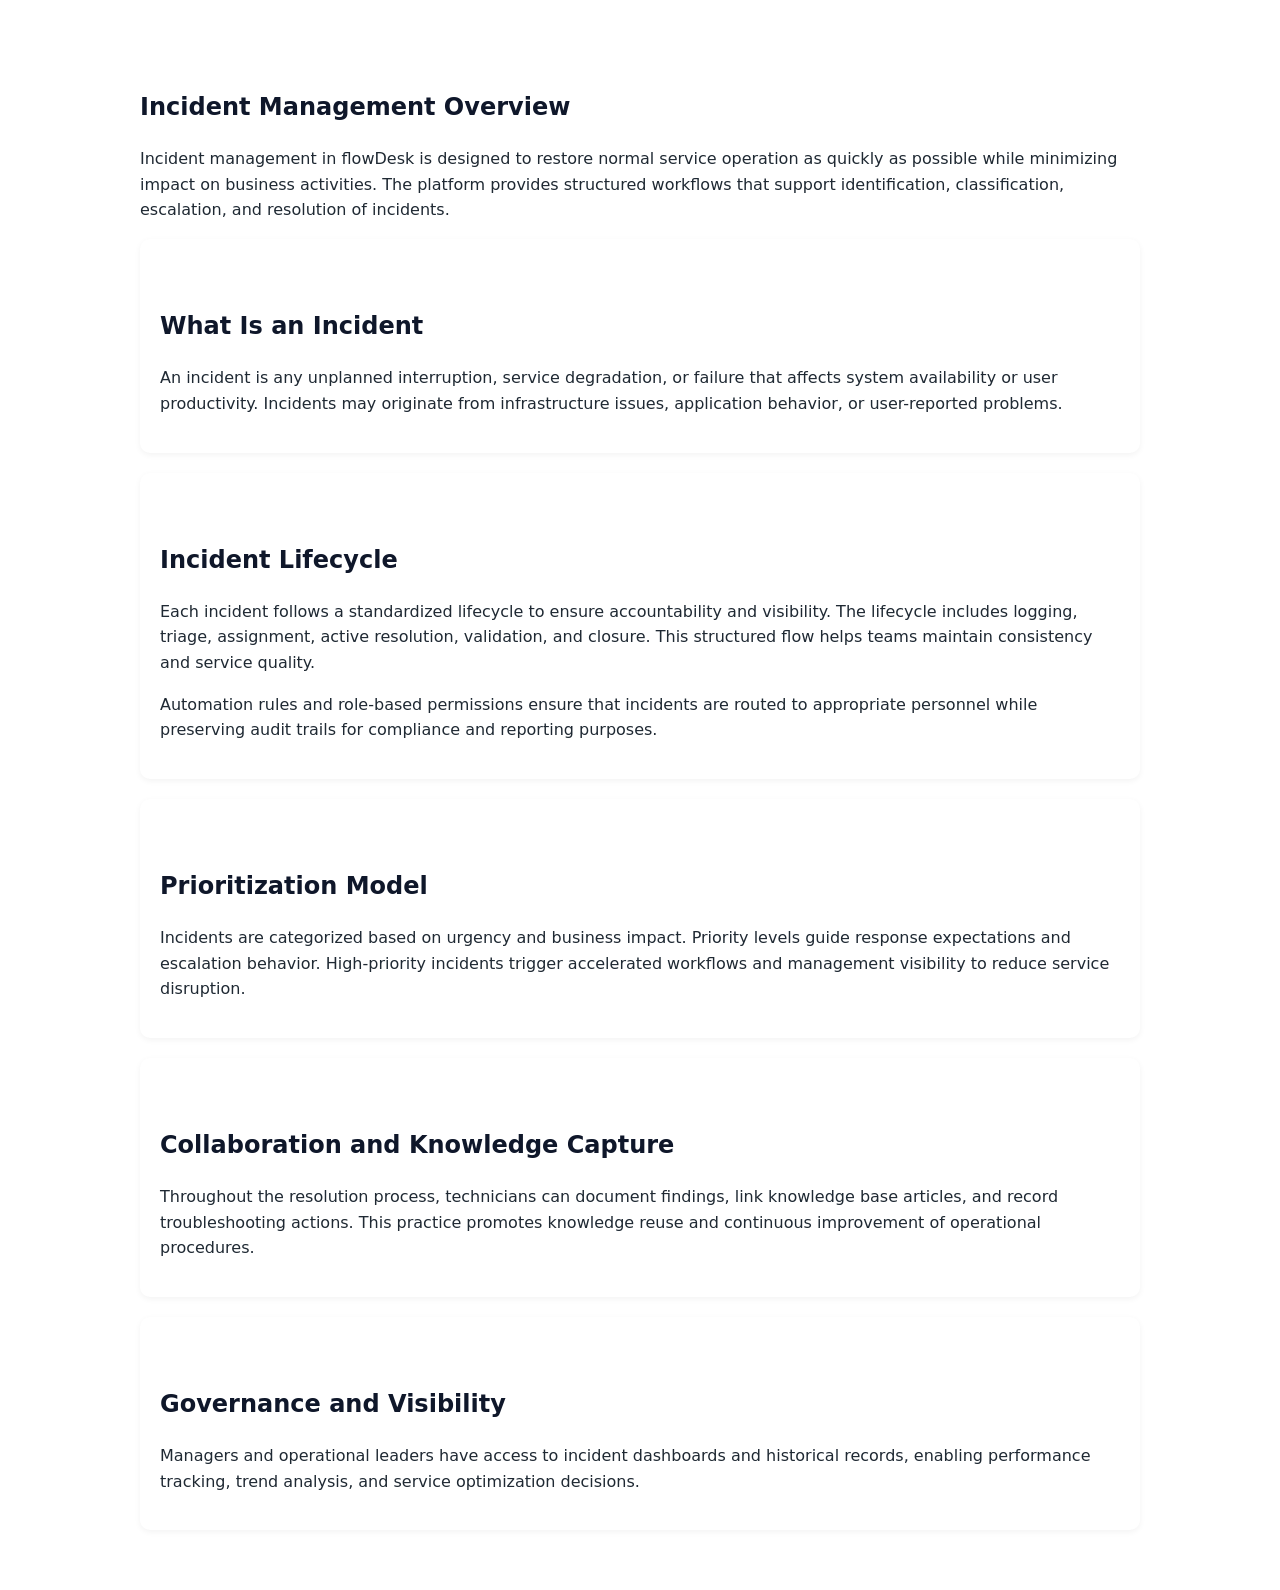
<file: concepts/incident-management.html>
<!DOCTYPE html
  SYSTEM "about:legacy-compat">
<html lang="en"><head><meta charset="UTF-8"><meta name="copyright" content="(C) Copyright 2026"><meta name="generator" content="DITA-OT"><title>Incident Management Overview</title><link rel="stylesheet" type="text/css" href="../commonltr.css"></head><body id="incident-management"><main role="main"><article role="article" aria-labelledby="ariaid-title1">
  <h1 class="title topictitle1" id="ariaid-title1">Incident Management Overview</h1>
  <div class="body conbody">
    <p class="p">
      Incident management in flowDesk is designed to restore normal service operation as quickly as possible while minimizing impact on business activities. The platform provides structured workflows that support identification, classification, escalation, and resolution of incidents.
    </p>
    <section class="section"><h2 class="title sectiontitle">What Is an Incident</h2>
      
      <p class="p">
        An incident is any unplanned interruption, service degradation, or failure that affects system availability or user productivity. Incidents may originate from infrastructure issues, application behavior, or user-reported problems.
      </p>
    </section>
    <section class="section"><h2 class="title sectiontitle">Incident Lifecycle</h2>
      
      <p class="p">
        Each incident follows a standardized lifecycle to ensure accountability and visibility. The lifecycle includes logging, triage, assignment, active resolution, validation, and closure. This structured flow helps teams maintain consistency and service quality.
      </p>
      <p class="p">
        Automation rules and role-based permissions ensure that incidents are routed to appropriate personnel while preserving audit trails for compliance and reporting purposes.
      </p>
    </section>
    <section class="section"><h2 class="title sectiontitle">Prioritization Model</h2>
      
      <p class="p">
        Incidents are categorized based on urgency and business impact. Priority levels guide response expectations and escalation behavior. High-priority incidents trigger accelerated workflows and management visibility to reduce service disruption.
      </p>
    </section>
    <section class="section"><h2 class="title sectiontitle">Collaboration and Knowledge Capture</h2>
      
      <p class="p">
        Throughout the resolution process, technicians can document findings, link knowledge base articles, and record troubleshooting actions. This practice promotes knowledge reuse and continuous improvement of operational procedures.
      </p>
    </section>
    <section class="section"><h2 class="title sectiontitle">Governance and Visibility</h2>
      
      <p class="p">
        Managers and operational leaders have access to incident dashboards and historical records, enabling performance tracking, trend analysis, and service optimization decisions.
      </p>
    </section>
  </div>
</article></main></body></html>
</file>
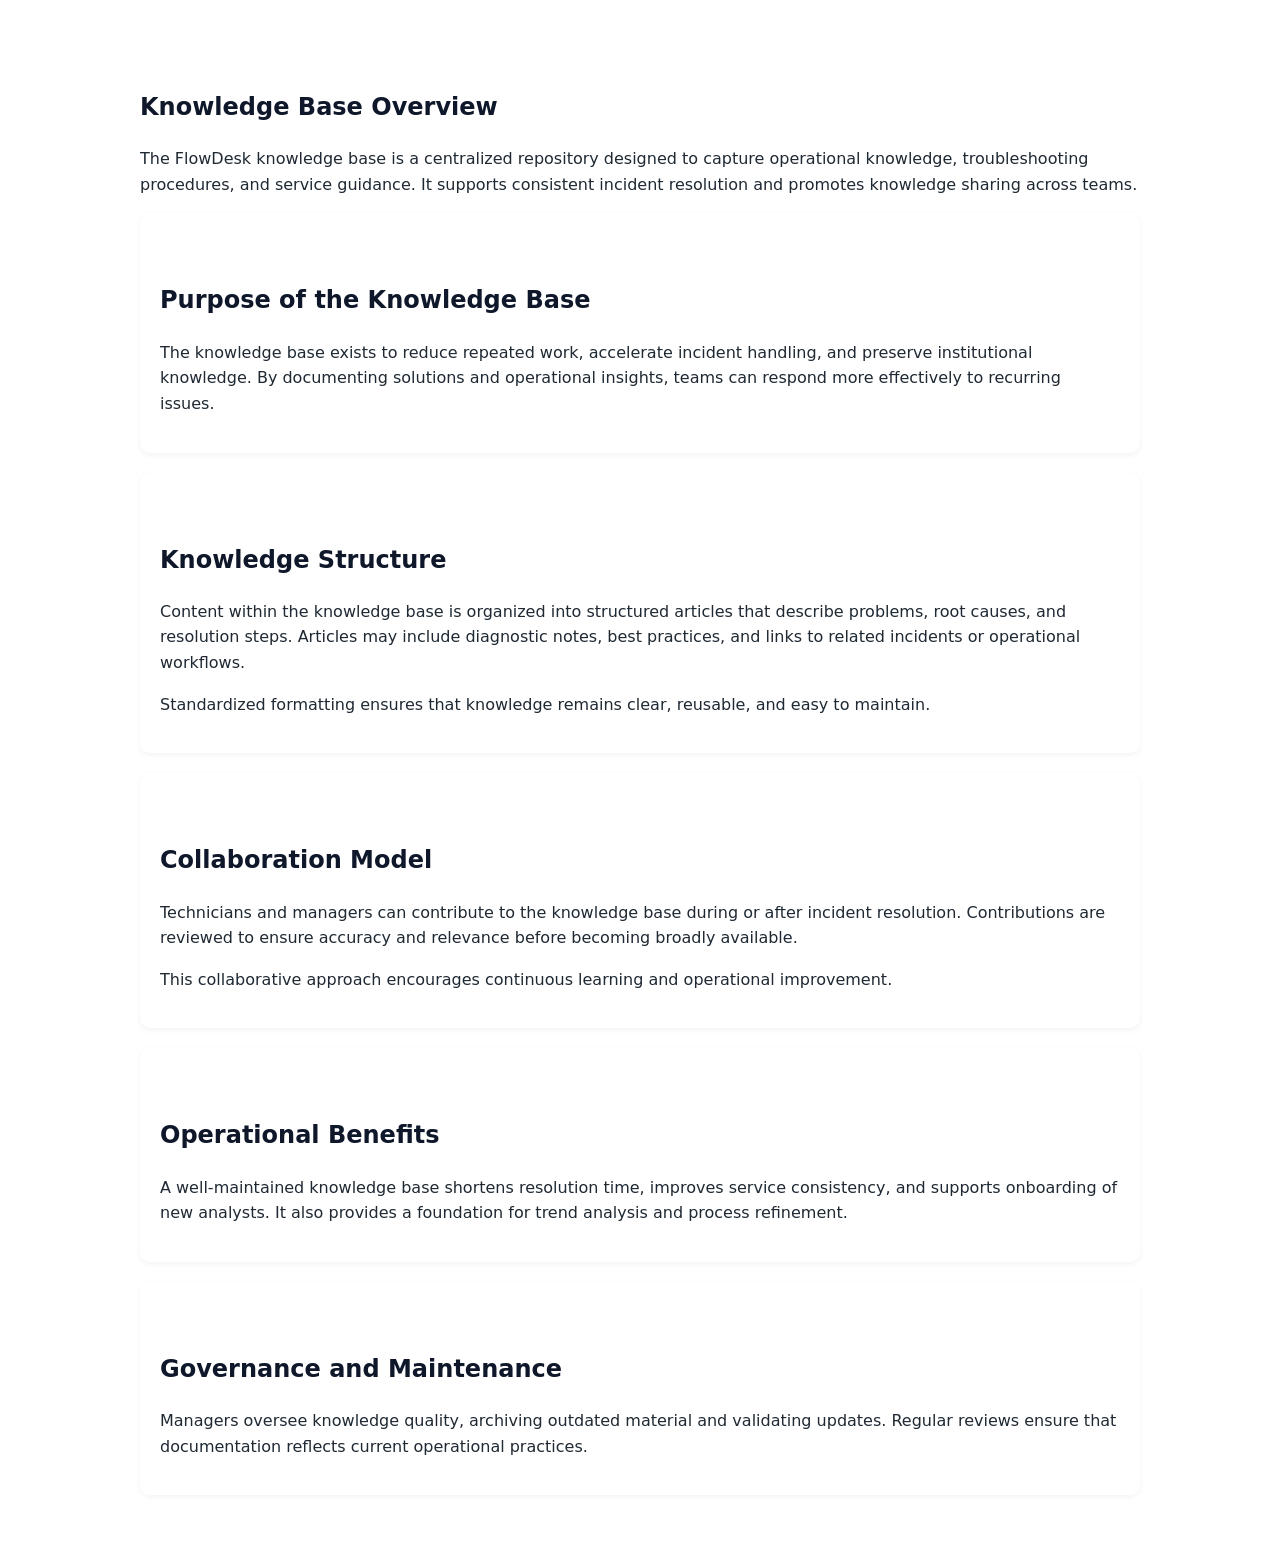
<file: concepts/knowledge-base-overview.html>
<!DOCTYPE html
  SYSTEM "about:legacy-compat">
<html lang="en"><head><meta charset="UTF-8"><meta name="copyright" content="(C) Copyright 2026"><meta name="generator" content="DITA-OT"><title>Knowledge Base Overview</title><link rel="stylesheet" type="text/css" href="../commonltr.css"></head><body id="knowledge-base-overview"><main role="main"><article role="article" aria-labelledby="ariaid-title1">
  <h1 class="title topictitle1" id="ariaid-title1">Knowledge Base Overview</h1>
  <div class="body conbody">
    <p class="p">
      The FlowDesk knowledge base is a centralized repository designed to capture operational knowledge, troubleshooting procedures, and service guidance. It supports consistent incident resolution and promotes knowledge sharing across teams.
    </p>
    <section class="section"><h2 class="title sectiontitle">Purpose of the Knowledge Base</h2>
      
      <p class="p">
        The knowledge base exists to reduce repeated work, accelerate incident handling, and preserve institutional knowledge. By documenting solutions and operational insights, teams can respond more effectively to recurring issues.
      </p>
    </section>
    <section class="section"><h2 class="title sectiontitle">Knowledge Structure</h2>
      
      <p class="p">
        Content within the knowledge base is organized into structured articles that describe problems, root causes, and resolution steps. Articles may include diagnostic notes, best practices, and links to related incidents or operational workflows.
      </p>
      <p class="p">
        Standardized formatting ensures that knowledge remains clear, reusable, and easy to maintain.
      </p>
    </section>
    <section class="section"><h2 class="title sectiontitle">Collaboration Model</h2>
      
      <p class="p">
        Technicians and managers can contribute to the knowledge base during or after incident resolution. Contributions are reviewed to ensure accuracy and relevance before becoming broadly available.
      </p>
      <p class="p">
        This collaborative approach encourages continuous learning and operational improvement.
      </p>
    </section>
    <section class="section"><h2 class="title sectiontitle">Operational Benefits</h2>
      
      <p class="p">
        A well-maintained knowledge base shortens resolution time, improves service consistency, and supports onboarding of new analysts. It also provides a foundation for trend analysis and process refinement.
      </p>
    </section>
    <section class="section"><h2 class="title sectiontitle">Governance and Maintenance</h2>
      
      <p class="p">
        Managers oversee knowledge quality, archiving outdated material and validating updates. Regular reviews ensure that documentation reflects current operational practices.
      </p>
    </section>
  </div>
</article></main></body></html>
</file>
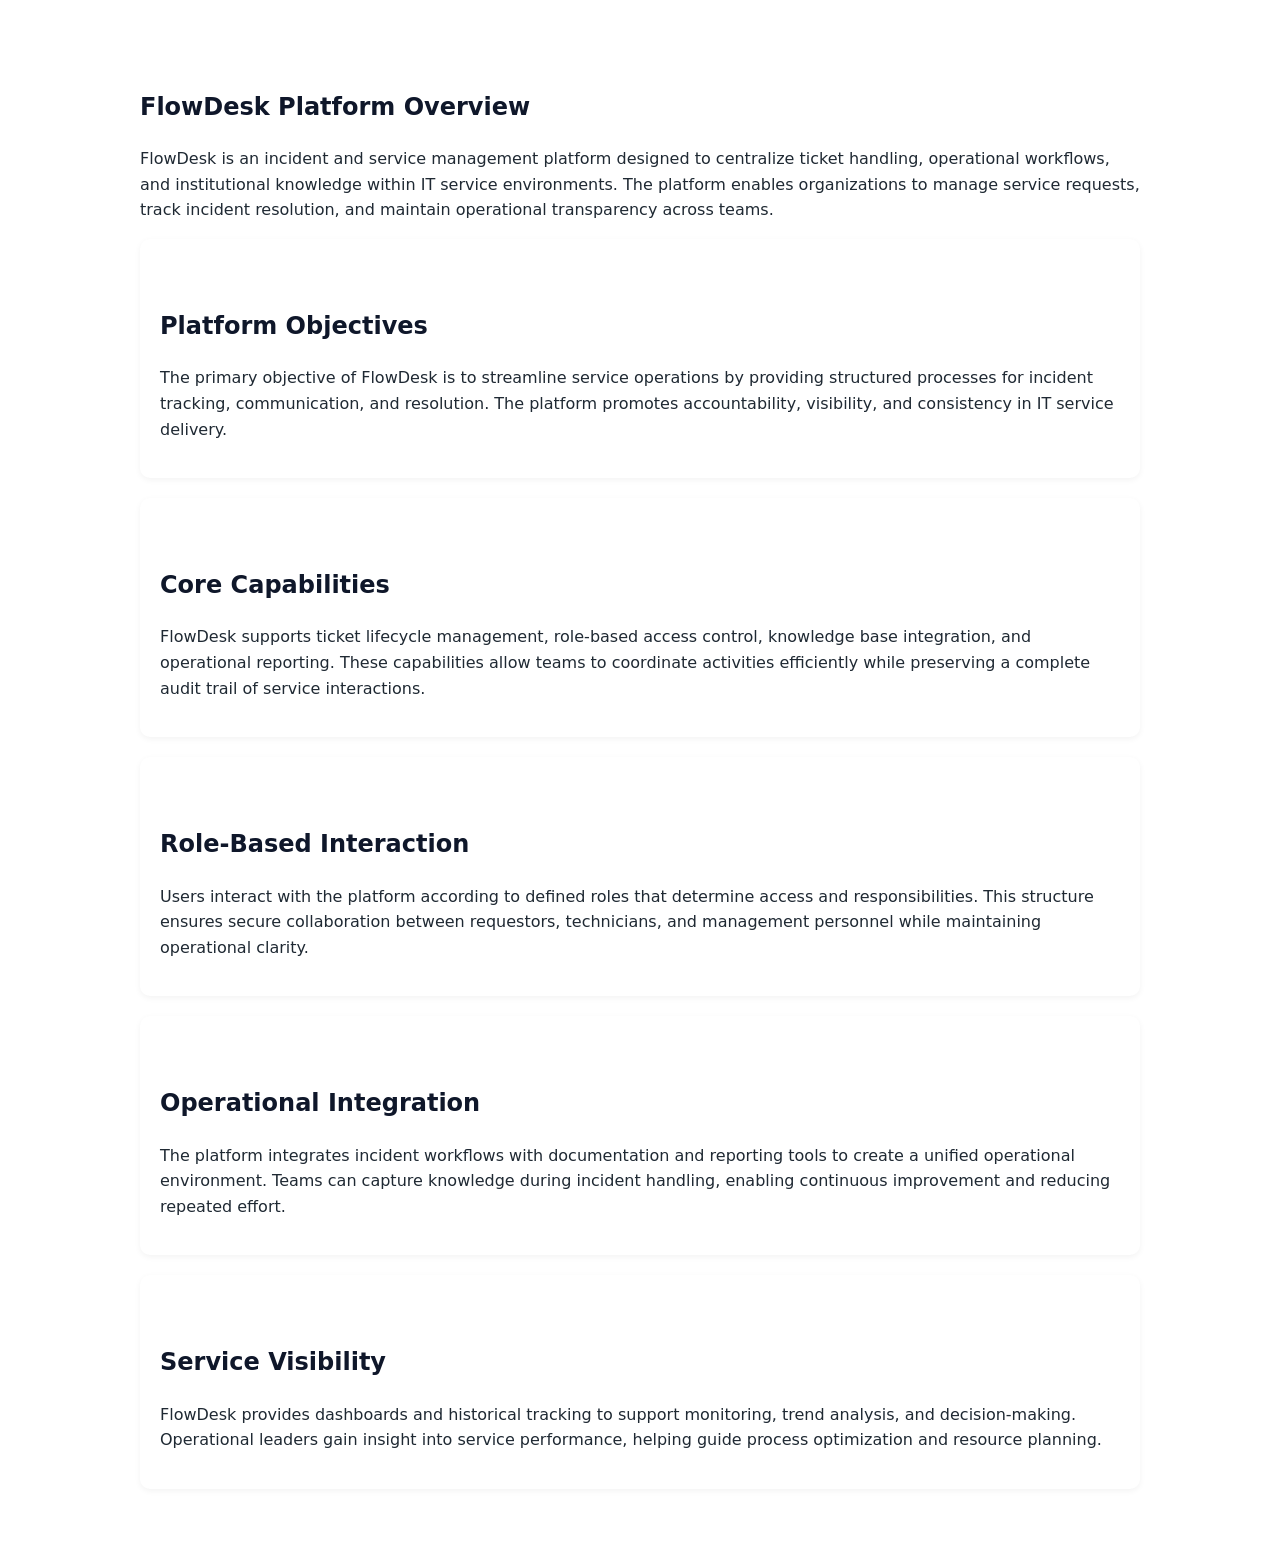
<file: concepts/platform-overview.html>
<!DOCTYPE html
  SYSTEM "about:legacy-compat">
<html lang="en"><head><meta charset="UTF-8"><meta name="copyright" content="(C) Copyright 2026"><meta name="generator" content="DITA-OT"><title>FlowDesk Platform Overview</title><link rel="stylesheet" type="text/css" href="../commonltr.css"></head><body id="platform-overview"><main role="main"><article role="article" aria-labelledby="ariaid-title1">
  <h1 class="title topictitle1" id="ariaid-title1">FlowDesk Platform Overview</h1>
  <div class="body conbody">
    <p class="p">
      FlowDesk is an incident and service management platform designed to centralize ticket handling, operational workflows, and institutional knowledge within IT service environments. The platform enables organizations to manage service requests, track incident resolution, and maintain operational transparency across teams.
    </p>
    <section class="section"><h2 class="title sectiontitle">Platform Objectives</h2>
      
      <p class="p">
        The primary objective of FlowDesk is to streamline service operations by providing structured processes for incident tracking, communication, and resolution. The platform promotes accountability, visibility, and consistency in IT service delivery.
      </p>
    </section>
    <section class="section"><h2 class="title sectiontitle">Core Capabilities</h2>
      
      <p class="p">
        FlowDesk supports ticket lifecycle management, role-based access control, knowledge base integration, and operational reporting. These capabilities allow teams to coordinate activities efficiently while preserving a complete audit trail of service interactions.
      </p>
    </section>
    <section class="section"><h2 class="title sectiontitle">Role-Based Interaction</h2>
      
      <p class="p">
        Users interact with the platform according to defined roles that determine access and responsibilities. This structure ensures secure collaboration between requestors, technicians, and management personnel while maintaining operational clarity.
      </p>
    </section>
    <section class="section"><h2 class="title sectiontitle">Operational Integration</h2>
      
      <p class="p">
        The platform integrates incident workflows with documentation and reporting tools to create a unified operational environment. Teams can capture knowledge during incident handling, enabling continuous improvement and reducing repeated effort.
      </p>
    </section>
    <section class="section"><h2 class="title sectiontitle">Service Visibility</h2>
      
      <p class="p">
        FlowDesk provides dashboards and historical tracking to support monitoring, trend analysis, and decision-making. Operational leaders gain insight into service performance, helping guide process optimization and resource planning.
      </p>
    </section>
  </div>
</article></main></body></html>
</file>
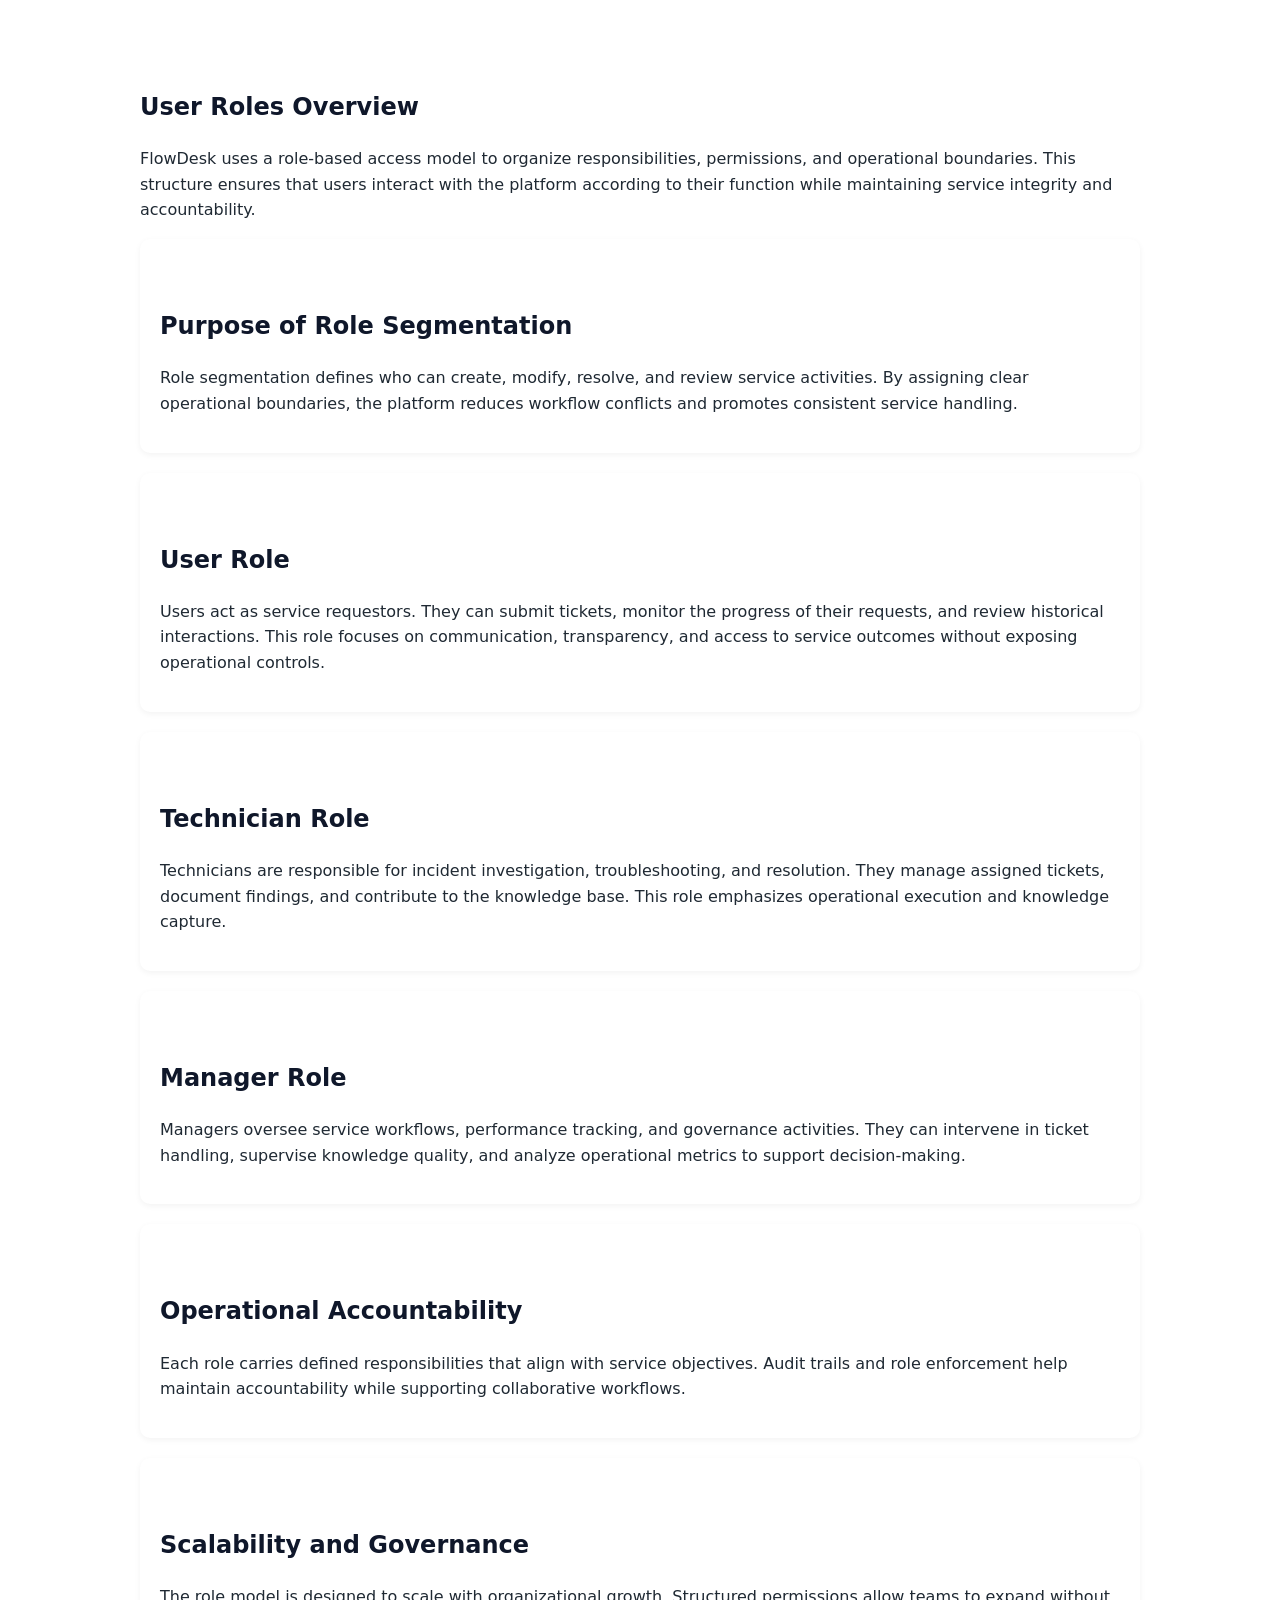
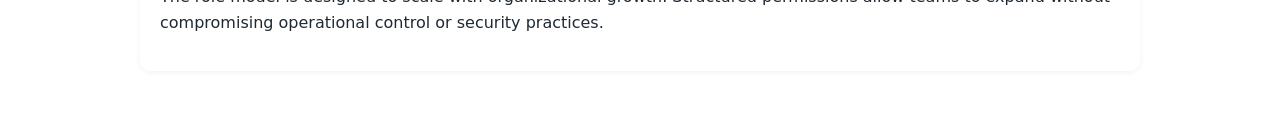
<file: concepts/roles-overview.html>
<!DOCTYPE html
  SYSTEM "about:legacy-compat">
<html lang="en"><head><meta charset="UTF-8"><meta name="copyright" content="(C) Copyright 2026"><meta name="generator" content="DITA-OT"><title>User Roles Overview</title><link rel="stylesheet" type="text/css" href="../commonltr.css"></head><body id="roles-overview"><main role="main"><article role="article" aria-labelledby="ariaid-title1">
  <h1 class="title topictitle1" id="ariaid-title1">User Roles Overview</h1>
  <div class="body conbody">
    <p class="p">
      FlowDesk uses a role-based access model to organize responsibilities, permissions, and operational boundaries. This structure ensures that users interact with the platform according to their function while maintaining service integrity and accountability.
    </p>
    <section class="section"><h2 class="title sectiontitle">Purpose of Role Segmentation</h2>
      
      <p class="p">
        Role segmentation defines who can create, modify, resolve, and review service activities. By assigning clear operational boundaries, the platform reduces workflow conflicts and promotes consistent service handling.
      </p>
    </section>
    <section class="section"><h2 class="title sectiontitle">User Role</h2>
      
      <p class="p">
        Users act as service requestors. They can submit tickets, monitor the progress of their requests, and review historical interactions. This role focuses on communication, transparency, and access to service outcomes without exposing operational controls.
      </p>
    </section>
    <section class="section"><h2 class="title sectiontitle">Technician Role</h2>
      
      <p class="p">
        Technicians are responsible for incident investigation, troubleshooting, and resolution. They manage assigned tickets, document findings, and contribute to the knowledge base. This role emphasizes operational execution and knowledge capture.
      </p>
    </section>
    <section class="section"><h2 class="title sectiontitle">Manager Role</h2>
      
      <p class="p">
        Managers oversee service workflows, performance tracking, and governance activities. They can intervene in ticket handling, supervise knowledge quality, and analyze operational metrics to support decision-making.
      </p>
    </section>
    <section class="section"><h2 class="title sectiontitle">Operational Accountability</h2>
      
      <p class="p">
        Each role carries defined responsibilities that align with service objectives. Audit trails and role enforcement help maintain accountability while supporting collaborative workflows.
      </p>
    </section>
    <section class="section"><h2 class="title sectiontitle">Scalability and Governance</h2>
      
      <p class="p">
        The role model is designed to scale with organizational growth. Structured permissions allow teams to expand without compromising operational control or security practices.
      </p>
    </section>
  </div>
</article></main></body></html>
</file>
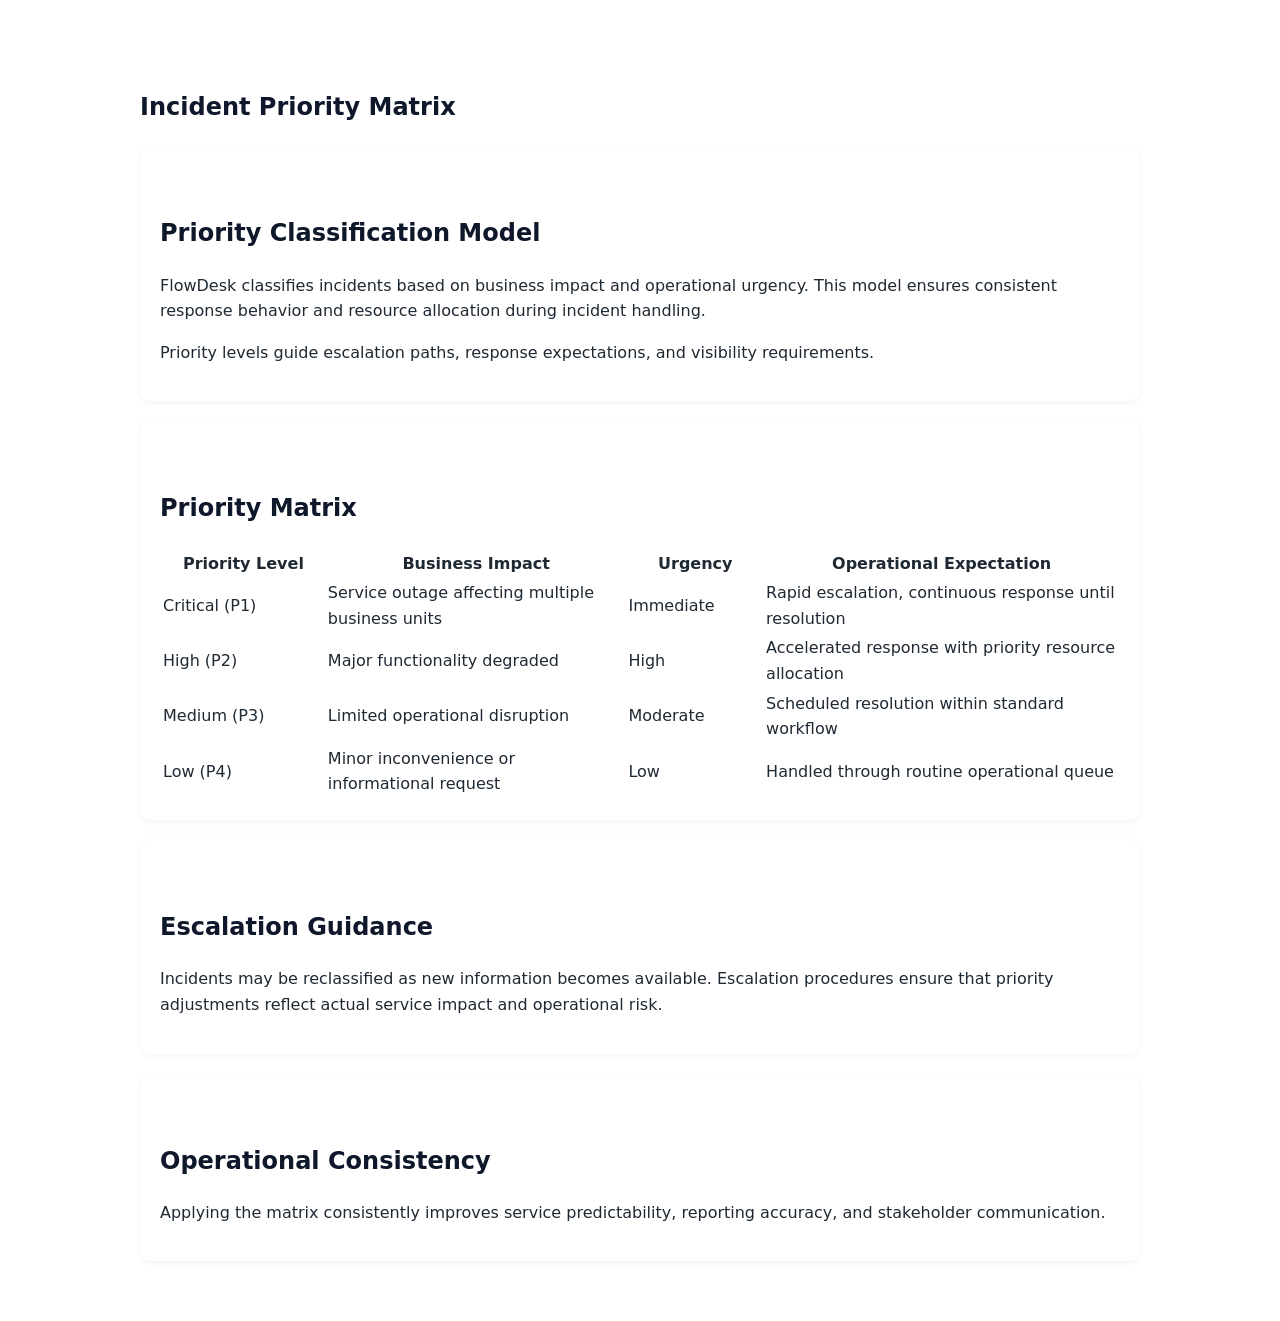
<file: reference/incident-priority-matrix.html>
<!DOCTYPE html
  SYSTEM "about:legacy-compat">
<html lang="en"><head><meta charset="UTF-8"><meta name="copyright" content="(C) Copyright 2026"><meta name="generator" content="DITA-OT"><title>Incident Priority Matrix</title><link rel="stylesheet" type="text/css" href="../commonltr.css"></head><body id="incident-priority-matrix"><main role="main"><article role="article" aria-labelledby="ariaid-title1">
  <h1 class="title topictitle1" id="ariaid-title1">Incident Priority Matrix</h1>
  <div class="body refbody">
    <section class="section"><h2 class="title sectiontitle">Priority Classification Model</h2>
      
      <p class="p">
        FlowDesk classifies incidents based on business impact and operational urgency.
        This model ensures consistent response behavior and resource allocation during
        incident handling.
      </p>
      <p class="p">
        Priority levels guide escalation paths, response expectations,
        and visibility requirements.
      </p>
    </section>
    <section class="section"><h2 class="title sectiontitle">Priority Matrix</h2>
      
      <table class="table frame-all"><caption></caption><colgroup><col style="width:17.142857142857142%"><col style="width:31.428571428571434%"><col style="width:14.285714285714285%"><col style="width:37.142857142857146%"></colgroup><thead class="thead">
            <tr class="row">
              <th class="entry colsep-1 rowsep-1" id="incident-priority-matrix__entry__1">Priority Level</th>
              <th class="entry colsep-1 rowsep-1" id="incident-priority-matrix__entry__2">Business Impact</th>
              <th class="entry colsep-1 rowsep-1" id="incident-priority-matrix__entry__3">Urgency</th>
              <th class="entry rowsep-1" id="incident-priority-matrix__entry__4">Operational Expectation</th>
            </tr>
          </thead><tbody class="tbody">
            <tr class="row">
              <td class="entry colsep-1 rowsep-1" headers="incident-priority-matrix__entry__1">Critical (P1)</td>
              <td class="entry colsep-1 rowsep-1" headers="incident-priority-matrix__entry__2">Service outage affecting multiple business units</td>
              <td class="entry colsep-1 rowsep-1" headers="incident-priority-matrix__entry__3">Immediate</td>
              <td class="entry rowsep-1" headers="incident-priority-matrix__entry__4">Rapid escalation, continuous response until resolution</td>
            </tr>
            <tr class="row">
              <td class="entry colsep-1 rowsep-1" headers="incident-priority-matrix__entry__1">High (P2)</td>
              <td class="entry colsep-1 rowsep-1" headers="incident-priority-matrix__entry__2">Major functionality degraded</td>
              <td class="entry colsep-1 rowsep-1" headers="incident-priority-matrix__entry__3">High</td>
              <td class="entry rowsep-1" headers="incident-priority-matrix__entry__4">Accelerated response with priority resource allocation</td>
            </tr>
            <tr class="row">
              <td class="entry colsep-1 rowsep-1" headers="incident-priority-matrix__entry__1">Medium (P3)</td>
              <td class="entry colsep-1 rowsep-1" headers="incident-priority-matrix__entry__2">Limited operational disruption</td>
              <td class="entry colsep-1 rowsep-1" headers="incident-priority-matrix__entry__3">Moderate</td>
              <td class="entry rowsep-1" headers="incident-priority-matrix__entry__4">Scheduled resolution within standard workflow</td>
            </tr>
            <tr class="row">
              <td class="entry colsep-1" headers="incident-priority-matrix__entry__1">Low (P4)</td>
              <td class="entry colsep-1" headers="incident-priority-matrix__entry__2">Minor inconvenience or informational request</td>
              <td class="entry colsep-1" headers="incident-priority-matrix__entry__3">Low</td>
              <td class="entry" headers="incident-priority-matrix__entry__4">Handled through routine operational queue</td>
            </tr>
          </tbody></table>
    </section>
    <section class="section"><h2 class="title sectiontitle">Escalation Guidance</h2>
      
      <p class="p">
        Incidents may be reclassified as new information becomes available.
        Escalation procedures ensure that priority adjustments reflect actual
        service impact and operational risk.
      </p>
    </section>
    <section class="section"><h2 class="title sectiontitle">Operational Consistency</h2>
      
      <p class="p">
        Applying the matrix consistently improves service predictability,
        reporting accuracy, and stakeholder communication.
      </p>
    </section>
  </div>
</article></main></body></html>
</file>
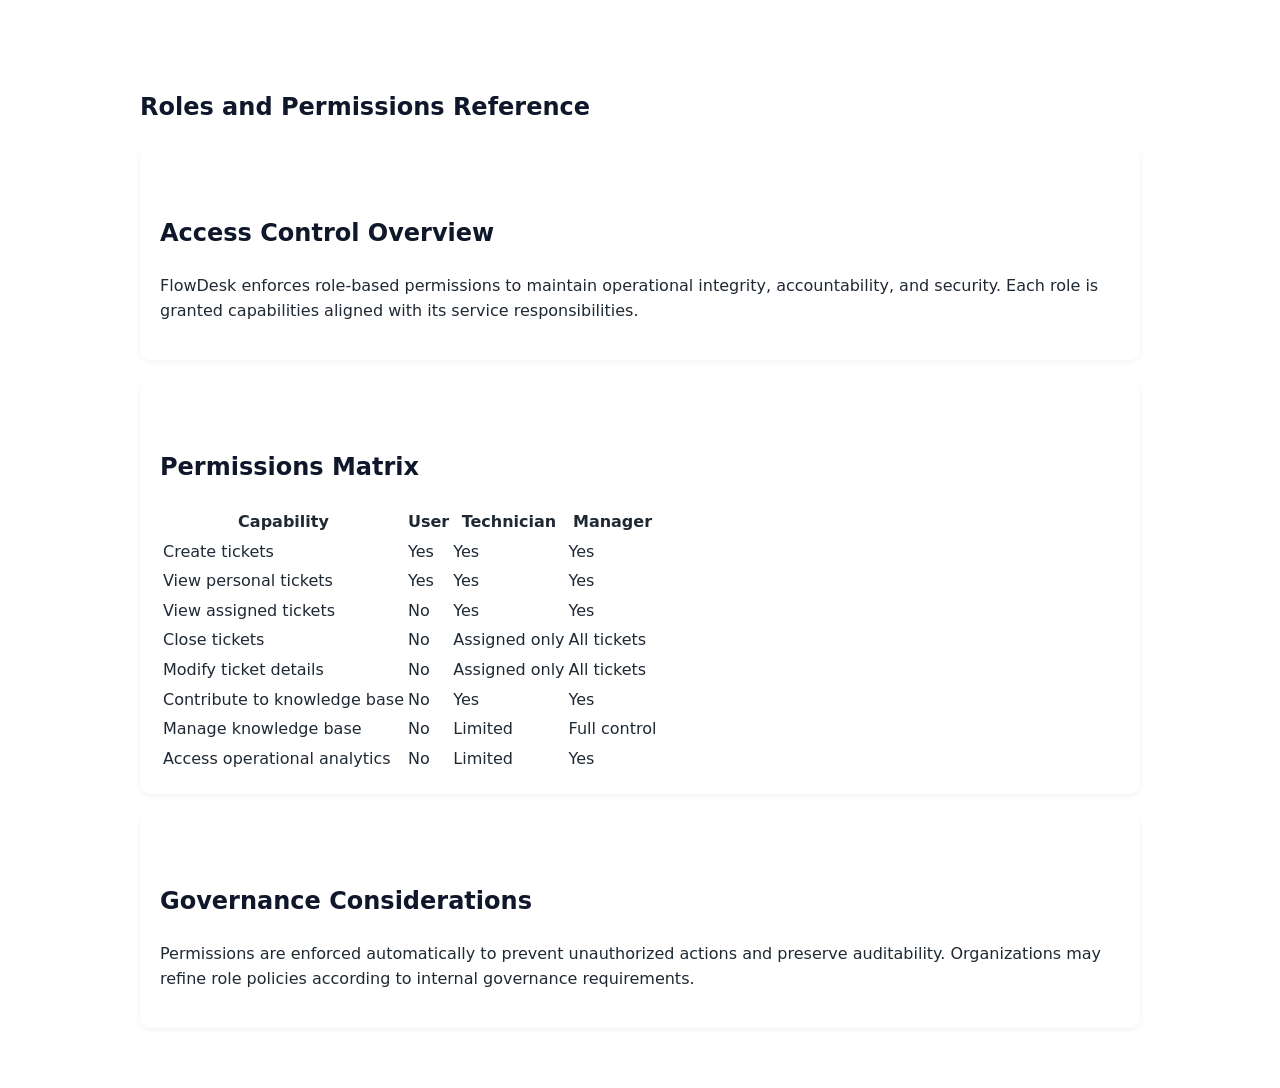
<file: reference/roles-permissions.html>
<!DOCTYPE html
  SYSTEM "about:legacy-compat">
<html lang="en"><head><meta charset="UTF-8"><meta name="copyright" content="(C) Copyright 2026"><meta name="generator" content="DITA-OT"><title>Roles and Permissions Reference</title><link rel="stylesheet" type="text/css" href="../commonltr.css"></head><body id="roles-permissions"><main role="main"><article role="article" aria-labelledby="ariaid-title1">
  <h1 class="title topictitle1" id="ariaid-title1">Roles and Permissions Reference</h1>
  <div class="body refbody">
    <section class="section"><h2 class="title sectiontitle">Access Control Overview</h2>
      
      <p class="p">
        FlowDesk enforces role-based permissions to maintain operational integrity, accountability, and security. Each role is granted capabilities aligned with its service responsibilities.
      </p>
    </section>
    <section class="section"><h2 class="title sectiontitle">Permissions Matrix</h2>
      
      <table class="table"><caption></caption><colgroup><col><col><col><col></colgroup><thead class="thead">
            <tr class="row">
              <th class="entry" id="roles-permissions__entry__1">Capability</th>
              <th class="entry" id="roles-permissions__entry__2">User</th>
              <th class="entry" id="roles-permissions__entry__3">Technician</th>
              <th class="entry" id="roles-permissions__entry__4">Manager</th>
            </tr>
          </thead><tbody class="tbody">
            <tr class="row">
              <td class="entry" headers="roles-permissions__entry__1">Create tickets</td>
              <td class="entry" headers="roles-permissions__entry__2">Yes</td>
              <td class="entry" headers="roles-permissions__entry__3">Yes</td>
              <td class="entry" headers="roles-permissions__entry__4">Yes</td>
            </tr>
            <tr class="row">
              <td class="entry" headers="roles-permissions__entry__1">View personal tickets</td>
              <td class="entry" headers="roles-permissions__entry__2">Yes</td>
              <td class="entry" headers="roles-permissions__entry__3">Yes</td>
              <td class="entry" headers="roles-permissions__entry__4">Yes</td>
            </tr>
            <tr class="row">
              <td class="entry" headers="roles-permissions__entry__1">View assigned tickets</td>
              <td class="entry" headers="roles-permissions__entry__2">No</td>
              <td class="entry" headers="roles-permissions__entry__3">Yes</td>
              <td class="entry" headers="roles-permissions__entry__4">Yes</td>
            </tr>
            <tr class="row">
              <td class="entry" headers="roles-permissions__entry__1">Close tickets</td>
              <td class="entry" headers="roles-permissions__entry__2">No</td>
              <td class="entry" headers="roles-permissions__entry__3">Assigned only</td>
              <td class="entry" headers="roles-permissions__entry__4">All tickets</td>
            </tr>
            <tr class="row">
              <td class="entry" headers="roles-permissions__entry__1">Modify ticket details</td>
              <td class="entry" headers="roles-permissions__entry__2">No</td>
              <td class="entry" headers="roles-permissions__entry__3">Assigned only</td>
              <td class="entry" headers="roles-permissions__entry__4">All tickets</td>
            </tr>
            <tr class="row">
              <td class="entry" headers="roles-permissions__entry__1">Contribute to knowledge base</td>
              <td class="entry" headers="roles-permissions__entry__2">No</td>
              <td class="entry" headers="roles-permissions__entry__3">Yes</td>
              <td class="entry" headers="roles-permissions__entry__4">Yes</td>
            </tr>
            <tr class="row">
              <td class="entry" headers="roles-permissions__entry__1">Manage knowledge base</td>
              <td class="entry" headers="roles-permissions__entry__2">No</td>
              <td class="entry" headers="roles-permissions__entry__3">Limited</td>
              <td class="entry" headers="roles-permissions__entry__4">Full control</td>
            </tr>
            <tr class="row">
              <td class="entry" headers="roles-permissions__entry__1">Access operational analytics</td>
              <td class="entry" headers="roles-permissions__entry__2">No</td>
              <td class="entry" headers="roles-permissions__entry__3">Limited</td>
              <td class="entry" headers="roles-permissions__entry__4">Yes</td>
            </tr>
          </tbody></table>
    </section>
    <section class="section"><h2 class="title sectiontitle">Governance Considerations</h2>
      
      <p class="p">
        Permissions are enforced automatically to prevent unauthorized actions and preserve auditability. Organizations may refine role policies according to internal governance requirements.
      </p>
    </section>
  </div>
</article></main></body></html>
</file>
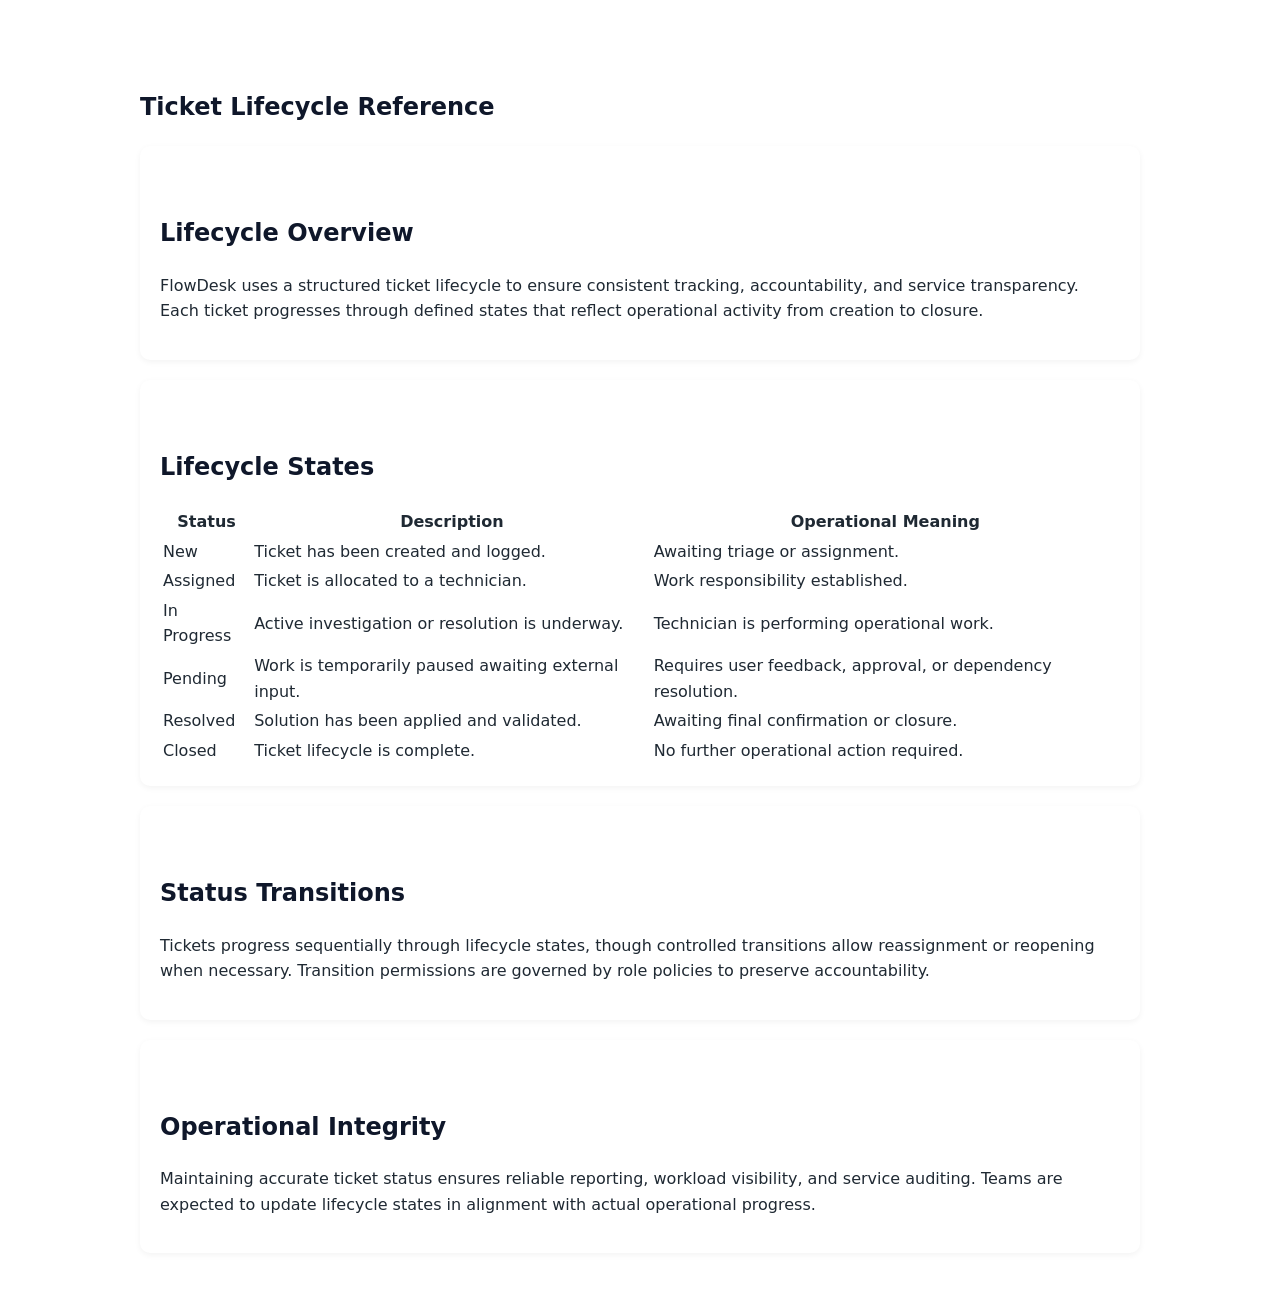
<file: reference/ticket-lifecycle.html>
<!DOCTYPE html
  SYSTEM "about:legacy-compat">
<html lang="en"><head><meta charset="UTF-8"><meta name="copyright" content="(C) Copyright 2026"><meta name="generator" content="DITA-OT"><title>Ticket Lifecycle Reference</title><link rel="stylesheet" type="text/css" href="../commonltr.css"></head><body id="ticket-lifecycle"><main role="main"><article role="article" aria-labelledby="ariaid-title1">
  <h1 class="title topictitle1" id="ariaid-title1">Ticket Lifecycle Reference</h1>
  <div class="body refbody">
    <section class="section"><h2 class="title sectiontitle">Lifecycle Overview</h2>
      
      <p class="p">
        FlowDesk uses a structured ticket lifecycle to ensure consistent tracking, accountability, and service transparency. Each ticket progresses through defined states that reflect operational activity from creation to closure.
      </p>
    </section>
    <section class="section"><h2 class="title sectiontitle">Lifecycle States</h2>
      
      <table class="table"><caption></caption><colgroup><col><col><col></colgroup><thead class="thead">
            <tr class="row">
              <th class="entry" id="ticket-lifecycle__entry__1">Status</th>
              <th class="entry" id="ticket-lifecycle__entry__2">Description</th>
              <th class="entry" id="ticket-lifecycle__entry__3">Operational Meaning</th>
            </tr>
          </thead><tbody class="tbody">
            <tr class="row">
              <td class="entry" headers="ticket-lifecycle__entry__1">New</td>
              <td class="entry" headers="ticket-lifecycle__entry__2">Ticket has been created and logged.</td>
              <td class="entry" headers="ticket-lifecycle__entry__3">Awaiting triage or assignment.</td>
            </tr>
            <tr class="row">
              <td class="entry" headers="ticket-lifecycle__entry__1">Assigned</td>
              <td class="entry" headers="ticket-lifecycle__entry__2">Ticket is allocated to a technician.</td>
              <td class="entry" headers="ticket-lifecycle__entry__3">Work responsibility established.</td>
            </tr>
            <tr class="row">
              <td class="entry" headers="ticket-lifecycle__entry__1">In Progress</td>
              <td class="entry" headers="ticket-lifecycle__entry__2">Active investigation or resolution is underway.</td>
              <td class="entry" headers="ticket-lifecycle__entry__3">Technician is performing operational work.</td>
            </tr>
            <tr class="row">
              <td class="entry" headers="ticket-lifecycle__entry__1">Pending</td>
              <td class="entry" headers="ticket-lifecycle__entry__2">Work is temporarily paused awaiting external input.</td>
              <td class="entry" headers="ticket-lifecycle__entry__3">Requires user feedback, approval, or dependency resolution.</td>
            </tr>
            <tr class="row">
              <td class="entry" headers="ticket-lifecycle__entry__1">Resolved</td>
              <td class="entry" headers="ticket-lifecycle__entry__2">Solution has been applied and validated.</td>
              <td class="entry" headers="ticket-lifecycle__entry__3">Awaiting final confirmation or closure.</td>
            </tr>
            <tr class="row">
              <td class="entry" headers="ticket-lifecycle__entry__1">Closed</td>
              <td class="entry" headers="ticket-lifecycle__entry__2">Ticket lifecycle is complete.</td>
              <td class="entry" headers="ticket-lifecycle__entry__3">No further operational action required.</td>
            </tr>
          </tbody></table>
    </section>
    <section class="section"><h2 class="title sectiontitle">Status Transitions</h2>
      
      <p class="p">
        Tickets progress sequentially through lifecycle states, though controlled transitions allow reassignment or reopening when necessary. Transition permissions are governed by role policies to preserve accountability.
      </p>
    </section>
    <section class="section"><h2 class="title sectiontitle">Operational Integrity</h2>
      
      <p class="p">
        Maintaining accurate ticket status ensures reliable reporting, workload visibility, and service auditing. Teams are expected to update lifecycle states in alignment with actual operational progress.
      </p>
    </section>
  </div>
</article></main></body></html>
</file>
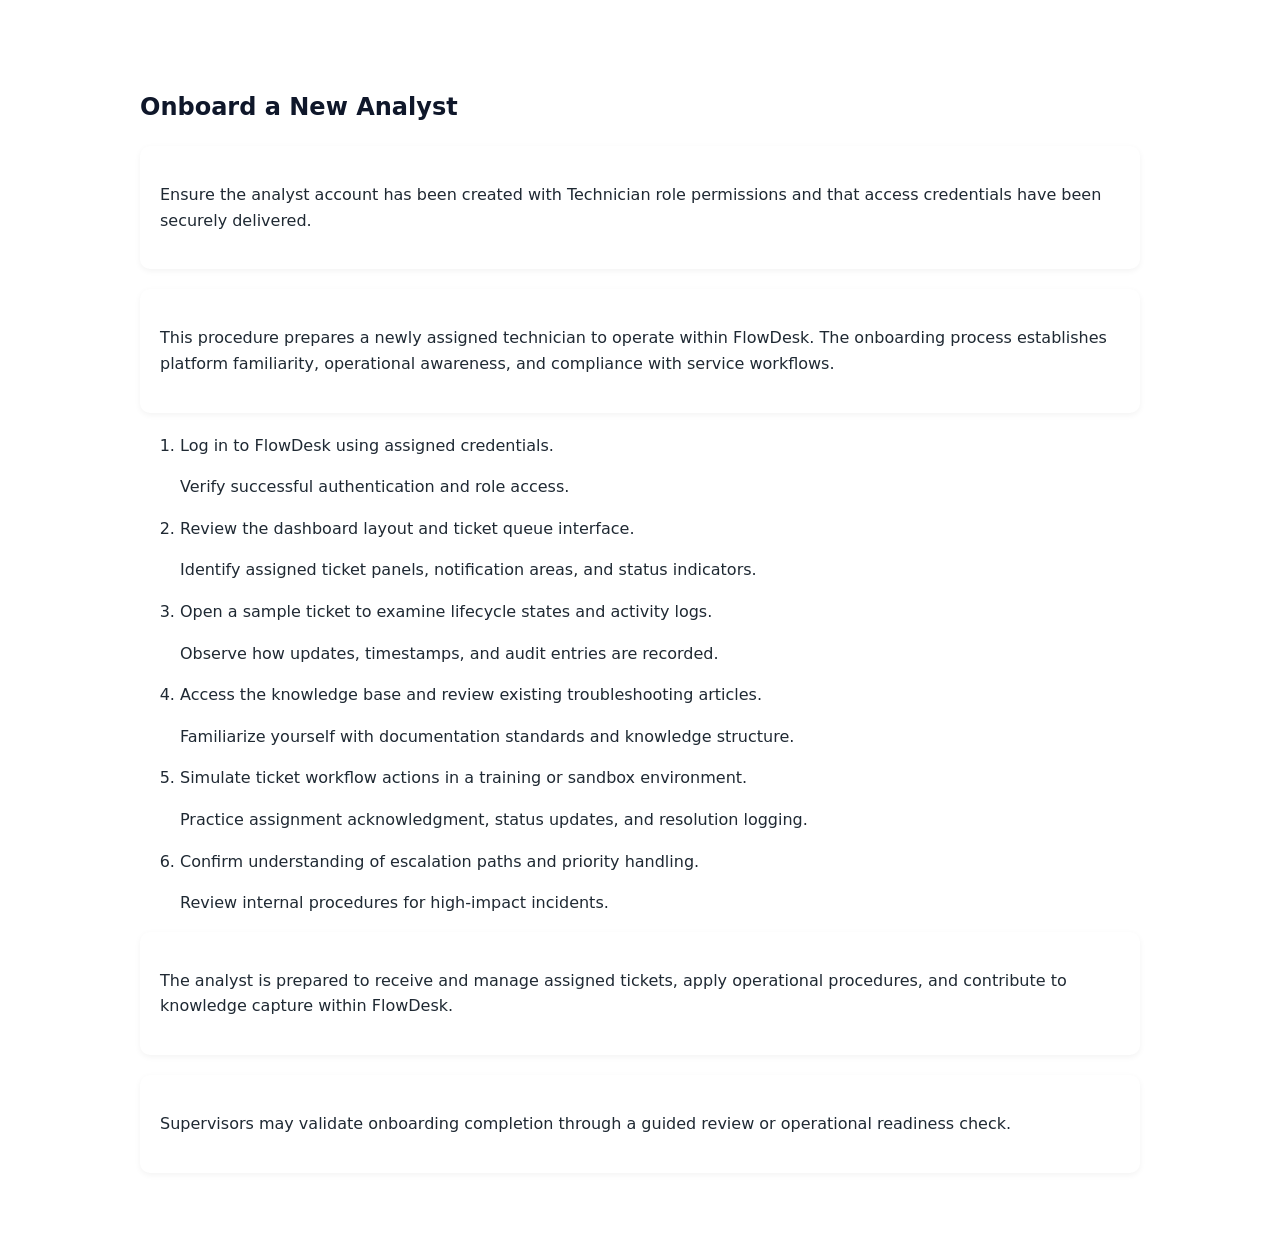
<file: tasks/analyst-onboarding.html>
<!DOCTYPE html
  SYSTEM "about:legacy-compat">
<html lang="en"><head><meta charset="UTF-8"><meta name="copyright" content="(C) Copyright 2026"><meta name="generator" content="DITA-OT"><title>Onboard a New Analyst</title><link rel="stylesheet" type="text/css" href="../commonltr.css"></head><body id="analyst-onboarding"><main role="main"><article role="article" aria-labelledby="ariaid-title1">
  <h1 class="title topictitle1" id="ariaid-title1">Onboard a New Analyst</h1>
  <div class="body taskbody">
    <section class="section prereq">
      <p class="p">
        Ensure the analyst account has been created with Technician role permissions and that access credentials have been securely delivered.
      </p>
    </section>
    <section class="section context">
      <p class="p">
        This procedure prepares a newly assigned technician to operate within FlowDesk. The onboarding process establishes platform familiarity, operational awareness, and compliance with service workflows.
      </p>
    </section>
    <section><ol class="ol steps"><li class="li step stepexpand">
        <span class="ph cmd">Log in to FlowDesk using assigned credentials.</span>
        <div class="itemgroup info">
          <p class="p">Verify successful authentication and role access.</p>
        </div>
      </li><li class="li step stepexpand">
        <span class="ph cmd">Review the dashboard layout and ticket queue interface.</span>
        <div class="itemgroup info">
          <p class="p">Identify assigned ticket panels, notification areas, and status indicators.</p>
        </div>
      </li><li class="li step stepexpand">
        <span class="ph cmd">Open a sample ticket to examine lifecycle states and activity logs.</span>
        <div class="itemgroup info">
          <p class="p">Observe how updates, timestamps, and audit entries are recorded.</p>
        </div>
      </li><li class="li step stepexpand">
        <span class="ph cmd">Access the knowledge base and review existing troubleshooting articles.</span>
        <div class="itemgroup info">
          <p class="p">Familiarize yourself with documentation standards and knowledge structure.</p>
        </div>
      </li><li class="li step stepexpand">
        <span class="ph cmd">Simulate ticket workflow actions in a training or sandbox environment.</span>
        <div class="itemgroup info">
          <p class="p">Practice assignment acknowledgment, status updates, and resolution logging.</p>
        </div>
      </li><li class="li step stepexpand">
        <span class="ph cmd">Confirm understanding of escalation paths and priority handling.</span>
        <div class="itemgroup info">
          <p class="p">Review internal procedures for high-impact incidents.</p>
        </div>
      </li></ol></section>
    <section class="section result">
      <p class="p">
        The analyst is prepared to receive and manage assigned tickets, apply operational procedures, and contribute to knowledge capture within FlowDesk.
      </p>
    </section>
    <section class="section postreq">
      <p class="p">
        Supervisors may validate onboarding completion through a guided review or operational readiness check.
      </p>
    </section>
  </div>
</article></main></body></html>
</file>
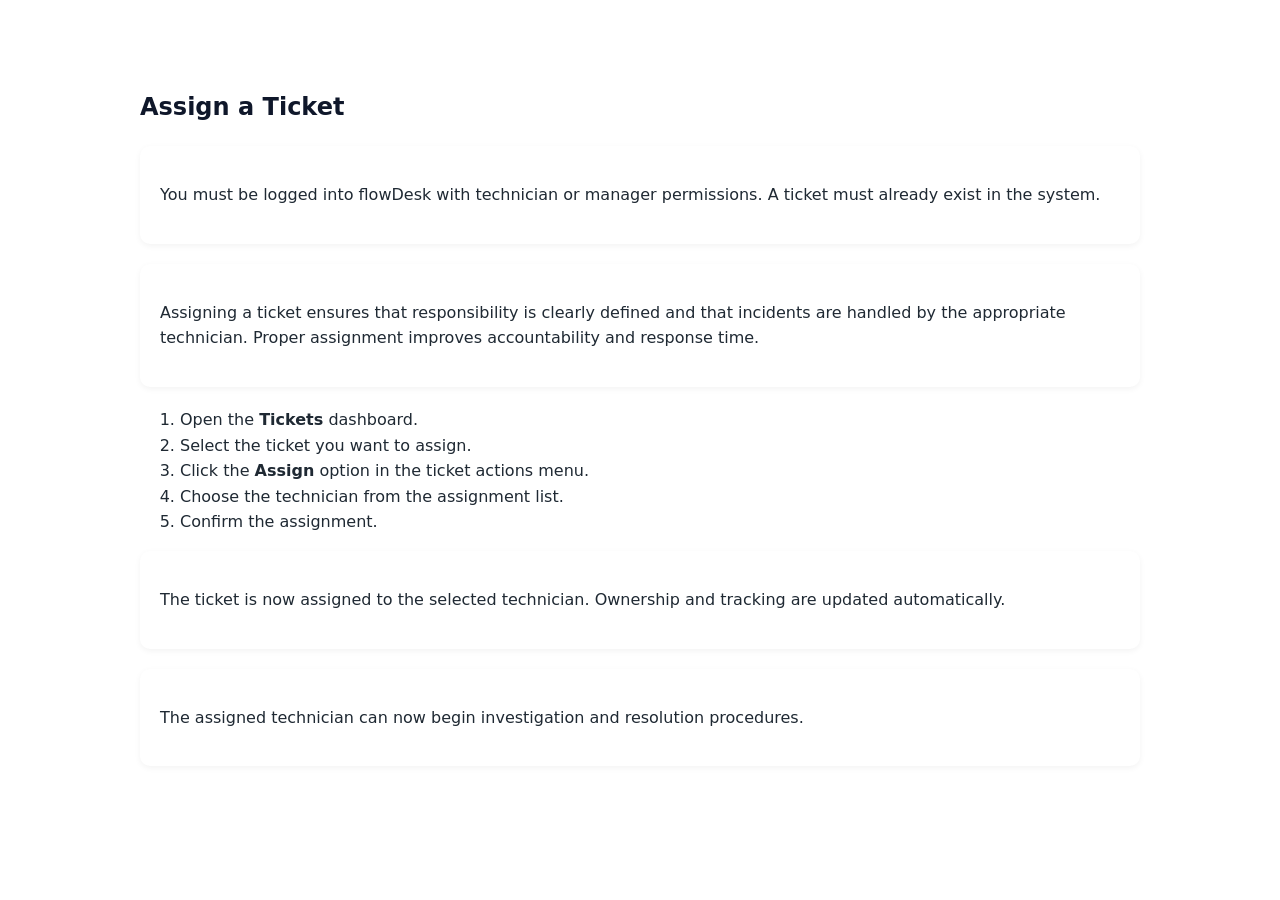
<file: tasks/assign-ticket.html>
<!DOCTYPE html
  SYSTEM "about:legacy-compat">
<html lang="en"><head><meta charset="UTF-8"><meta name="copyright" content="(C) Copyright 2026"><meta name="generator" content="DITA-OT"><title>Assign a Ticket</title><link rel="stylesheet" type="text/css" href="../commonltr.css"></head><body id="assign-ticket"><main role="main"><article role="article" aria-labelledby="ariaid-title1">
  <h1 class="title topictitle1" id="ariaid-title1">Assign a Ticket</h1>
  <div class="body taskbody">
    <section class="section prereq">
      <p class="p">
        You must be logged into flowDesk with technician or manager permissions.
        A ticket must already exist in the system.
      </p>
    </section>
    <section class="section context">
      <p class="p">
        Assigning a ticket ensures that responsibility is clearly defined and that
        incidents are handled by the appropriate technician. Proper assignment
        improves accountability and response time.
      </p>
    </section>
    <section><ol class="ol steps"><li class="li step">
        <span class="ph cmd">
          Open the <strong class="ph b">Tickets</strong> dashboard.
        </span>
      </li><li class="li step">
        <span class="ph cmd">Select the ticket you want to assign.</span>
      </li><li class="li step">
        <span class="ph cmd">
          Click the <strong class="ph b">Assign</strong> option in the ticket actions menu.
        </span>
      </li><li class="li step">
        <span class="ph cmd">Choose the technician from the assignment list.</span>
      </li><li class="li step">
        <span class="ph cmd">Confirm the assignment.</span>
      </li></ol></section>
    <section class="section result">
      <p class="p">
        The ticket is now assigned to the selected technician. Ownership and
        tracking are updated automatically.
      </p>
    </section>
    <section class="section postreq">
      <p class="p">
        The assigned technician can now begin investigation and resolution
        procedures.
      </p>
    </section>
  </div>
</article></main></body></html>
</file>
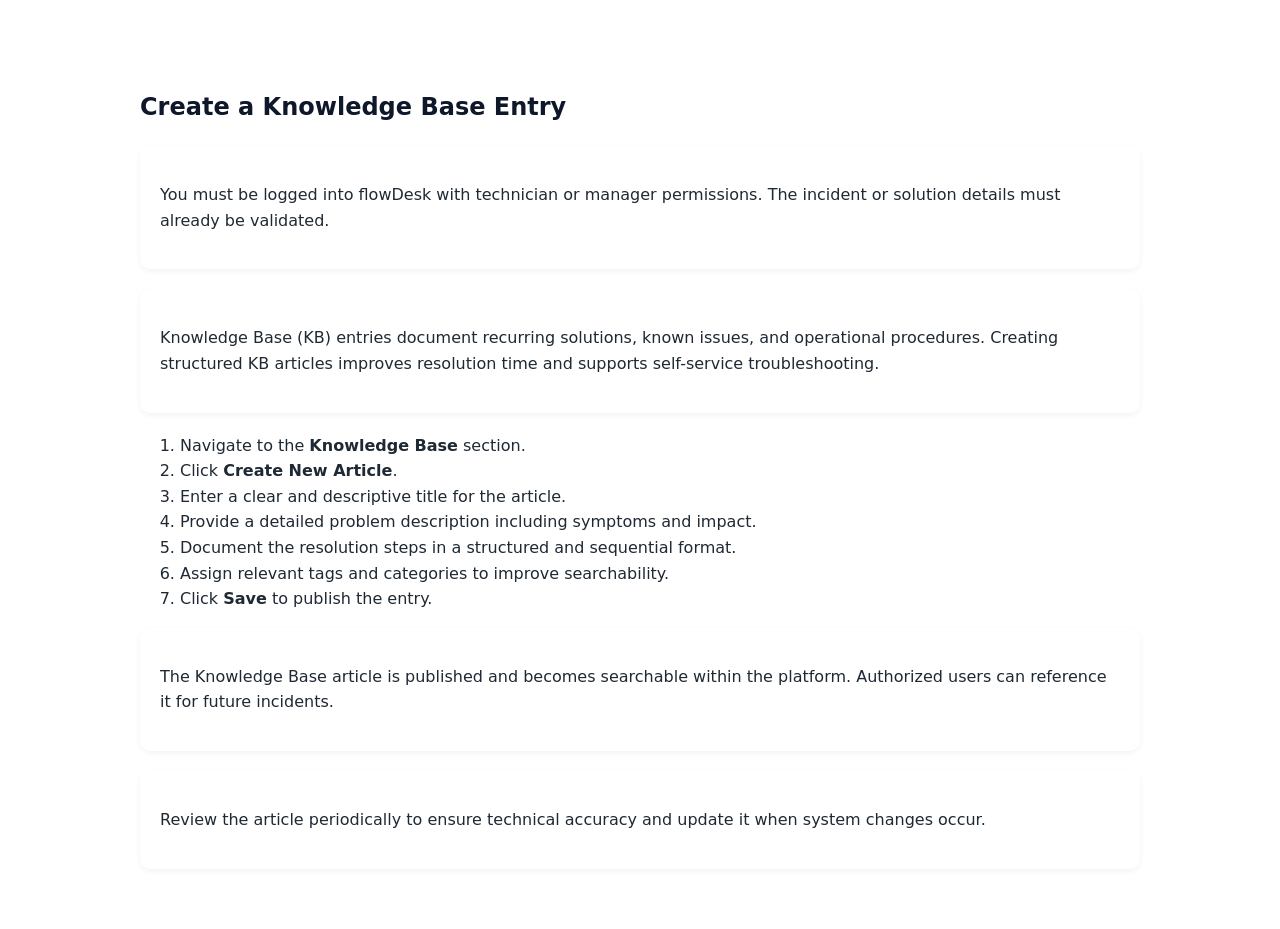
<file: tasks/create-kb-entry.html>
<!DOCTYPE html
  SYSTEM "about:legacy-compat">
<html lang="en"><head><meta charset="UTF-8"><meta name="copyright" content="(C) Copyright 2026"><meta name="generator" content="DITA-OT"><title>Create a Knowledge Base Entry</title><link rel="stylesheet" type="text/css" href="../commonltr.css"></head><body id="create-kb-entry"><main role="main"><article role="article" aria-labelledby="ariaid-title1">
  <h1 class="title topictitle1" id="ariaid-title1">Create a Knowledge Base Entry</h1>
  <div class="body taskbody">
    <section class="section prereq">
      <p class="p">
        You must be logged into flowDesk with technician or manager permissions.
        The incident or solution details must already be validated.
      </p>
    </section>
    <section class="section context">
      <p class="p">
        Knowledge Base (KB) entries document recurring solutions, known issues,
        and operational procedures. Creating structured KB articles improves
        resolution time and supports self-service troubleshooting.
      </p>
    </section>
    <section><ol class="ol steps"><li class="li step">
        <span class="ph cmd">
          Navigate to the <strong class="ph b">Knowledge Base</strong> section.
        </span>
      </li><li class="li step">
        <span class="ph cmd">
          Click <strong class="ph b">Create New Article</strong>.
        </span>
      </li><li class="li step">
        <span class="ph cmd">Enter a clear and descriptive title for the article.</span>
      </li><li class="li step">
        <span class="ph cmd">Provide a detailed problem description including symptoms and impact.</span>
      </li><li class="li step">
        <span class="ph cmd">Document the resolution steps in a structured and sequential format.</span>
      </li><li class="li step">
        <span class="ph cmd">Assign relevant tags and categories to improve searchability.</span>
      </li><li class="li step">
        <span class="ph cmd">
          Click <strong class="ph b">Save</strong> to publish the entry.
        </span>
      </li></ol></section>
    <section class="section result">
      <p class="p">
        The Knowledge Base article is published and becomes searchable within
        the platform. Authorized users can reference it for future incidents.
      </p>
    </section>
    <section class="section postreq">
      <p class="p">
        Review the article periodically to ensure technical accuracy and
        update it when system changes occur.
      </p>
    </section>
  </div>
</article></main></body></html>
</file>
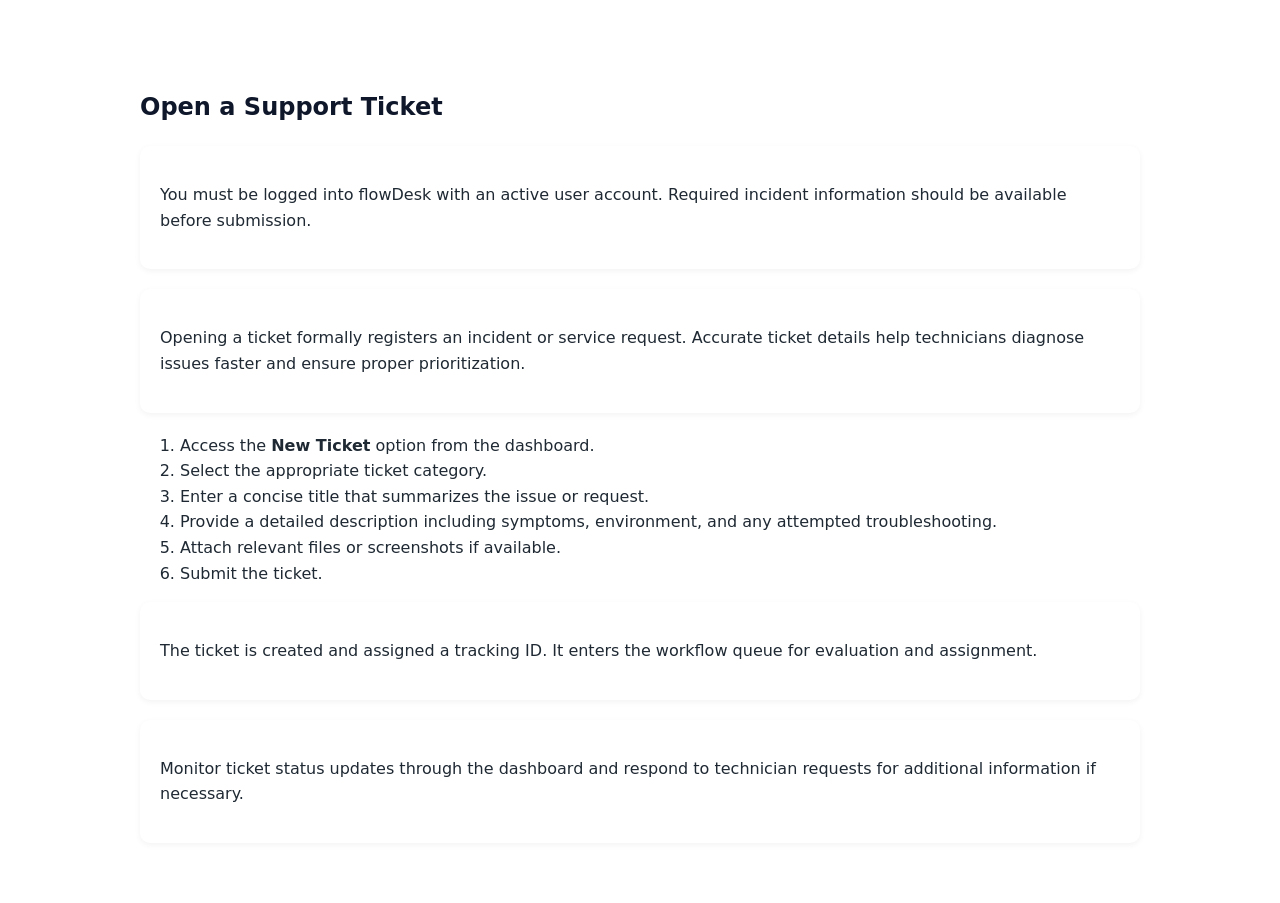
<file: tasks/open-ticket.html>
<!DOCTYPE html
  SYSTEM "about:legacy-compat">
<html lang="en"><head><meta charset="UTF-8"><meta name="copyright" content="(C) Copyright 2026"><meta name="generator" content="DITA-OT"><title>Open a Support Ticket</title><link rel="stylesheet" type="text/css" href="../commonltr.css"></head><body id="open-ticket"><main role="main"><article role="article" aria-labelledby="ariaid-title1">
  <h1 class="title topictitle1" id="ariaid-title1">Open a Support Ticket</h1>
  <div class="body taskbody">
    <section class="section prereq">
      <p class="p">
        You must be logged into flowDesk with an active user account.
        Required incident information should be available before submission.
      </p>
    </section>
    <section class="section context">
      <p class="p">
        Opening a ticket formally registers an incident or service request.
        Accurate ticket details help technicians diagnose issues faster and
        ensure proper prioritization.
      </p>
    </section>
    <section><ol class="ol steps"><li class="li step">
        <span class="ph cmd">
          Access the <strong class="ph b">New Ticket</strong> option from the dashboard.
        </span>
      </li><li class="li step">
        <span class="ph cmd">Select the appropriate ticket category.</span>
      </li><li class="li step">
        <span class="ph cmd">Enter a concise title that summarizes the issue or request.</span>
      </li><li class="li step">
        <span class="ph cmd">
          Provide a detailed description including symptoms, environment,
          and any attempted troubleshooting.
        </span>
      </li><li class="li step">
        <span class="ph cmd">Attach relevant files or screenshots if available.</span>
      </li><li class="li step">
        <span class="ph cmd">Submit the ticket.</span>
      </li></ol></section>
    <section class="section result">
      <p class="p">
        The ticket is created and assigned a tracking ID. It enters the
        workflow queue for evaluation and assignment.
      </p>
    </section>
    <section class="section postreq">
      <p class="p">
        Monitor ticket status updates through the dashboard and respond to
        technician requests for additional information if necessary.
      </p>
    </section>
  </div>
</article></main></body></html>
</file>
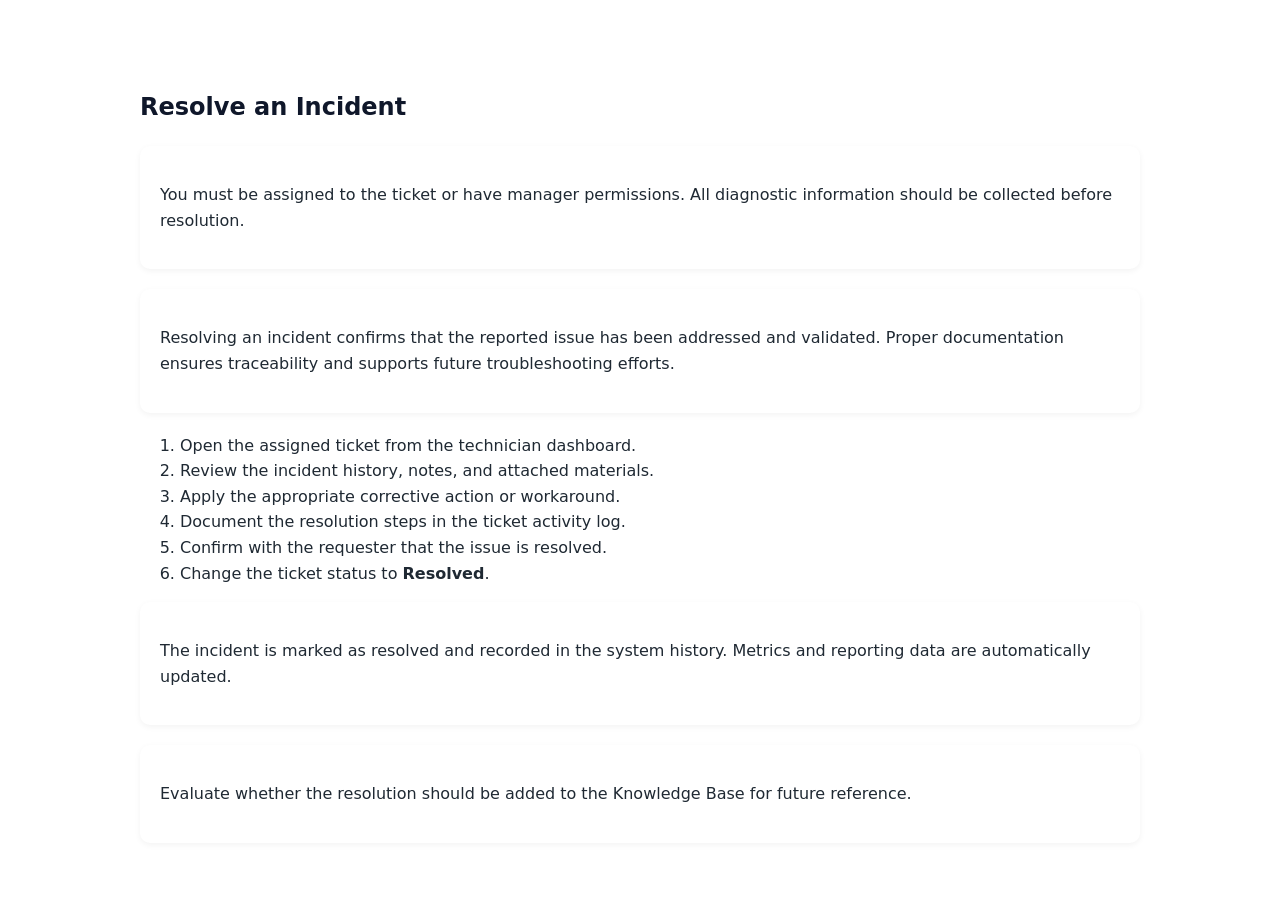
<file: tasks/resolve-incident.html>
<!DOCTYPE html
  SYSTEM "about:legacy-compat">
<html lang="en"><head><meta charset="UTF-8"><meta name="copyright" content="(C) Copyright 2026"><meta name="generator" content="DITA-OT"><title>Resolve an Incident</title><link rel="stylesheet" type="text/css" href="../commonltr.css"></head><body id="resolve-incident"><main role="main"><article role="article" aria-labelledby="ariaid-title1">
  <h1 class="title topictitle1" id="ariaid-title1">Resolve an Incident</h1>
  <div class="body taskbody">
    <section class="section prereq">
      <p class="p">
        You must be assigned to the ticket or have manager permissions.
        All diagnostic information should be collected before resolution.
      </p>
    </section>
    <section class="section context">
      <p class="p">
        Resolving an incident confirms that the reported issue has been
        addressed and validated. Proper documentation ensures traceability
        and supports future troubleshooting efforts.
      </p>
    </section>
    <section><ol class="ol steps"><li class="li step">
        <span class="ph cmd">Open the assigned ticket from the technician dashboard.</span>
      </li><li class="li step">
        <span class="ph cmd">Review the incident history, notes, and attached materials.</span>
      </li><li class="li step">
        <span class="ph cmd">Apply the appropriate corrective action or workaround.</span>
      </li><li class="li step">
        <span class="ph cmd">Document the resolution steps in the ticket activity log.</span>
      </li><li class="li step">
        <span class="ph cmd">Confirm with the requester that the issue is resolved.</span>
      </li><li class="li step">
        <span class="ph cmd">
          Change the ticket status to <strong class="ph b">Resolved</strong>.
        </span>
      </li></ol></section>
    <section class="section result">
      <p class="p">
        The incident is marked as resolved and recorded in the system history.
        Metrics and reporting data are automatically updated.
      </p>
    </section>
    <section class="section postreq">
      <p class="p">
        Evaluate whether the resolution should be added to the Knowledge Base
        for future reference.
      </p>
    </section>
  </div>
</article></main></body></html>
</file>
<file: commonltr.css>
/* Fonte moderna */
body {
  
  font-family: system-ui, -apple-system, Segoe UI, Roboto, sans-serif;
  color: #1f2933;
  line-height: 1.6;
  margin: 0 auto;
  max-width: 1000px;
  padding: 40px;
}

/* Títulos */
h1, h2, h3, h4 {
  color: #0f172a;
  margin-top: 2em;
}

/* Links */
a {
  color: #2563eb;
  text-decoration: none;
}

a:hover {
  text-decoration: underline;
}

/* Blocos */
pre, code {
  background: #e5e7eb;
  padding: 4px 6px;
  border-radius: 6px;
}

/* Seções */
.section {
  background: white;
  padding: 20px;
  border-radius: 10px;
  margin-bottom: 20px;
  box-shadow: 0 2px 6px rgba(0,0,0,0.05);
}
</file>
